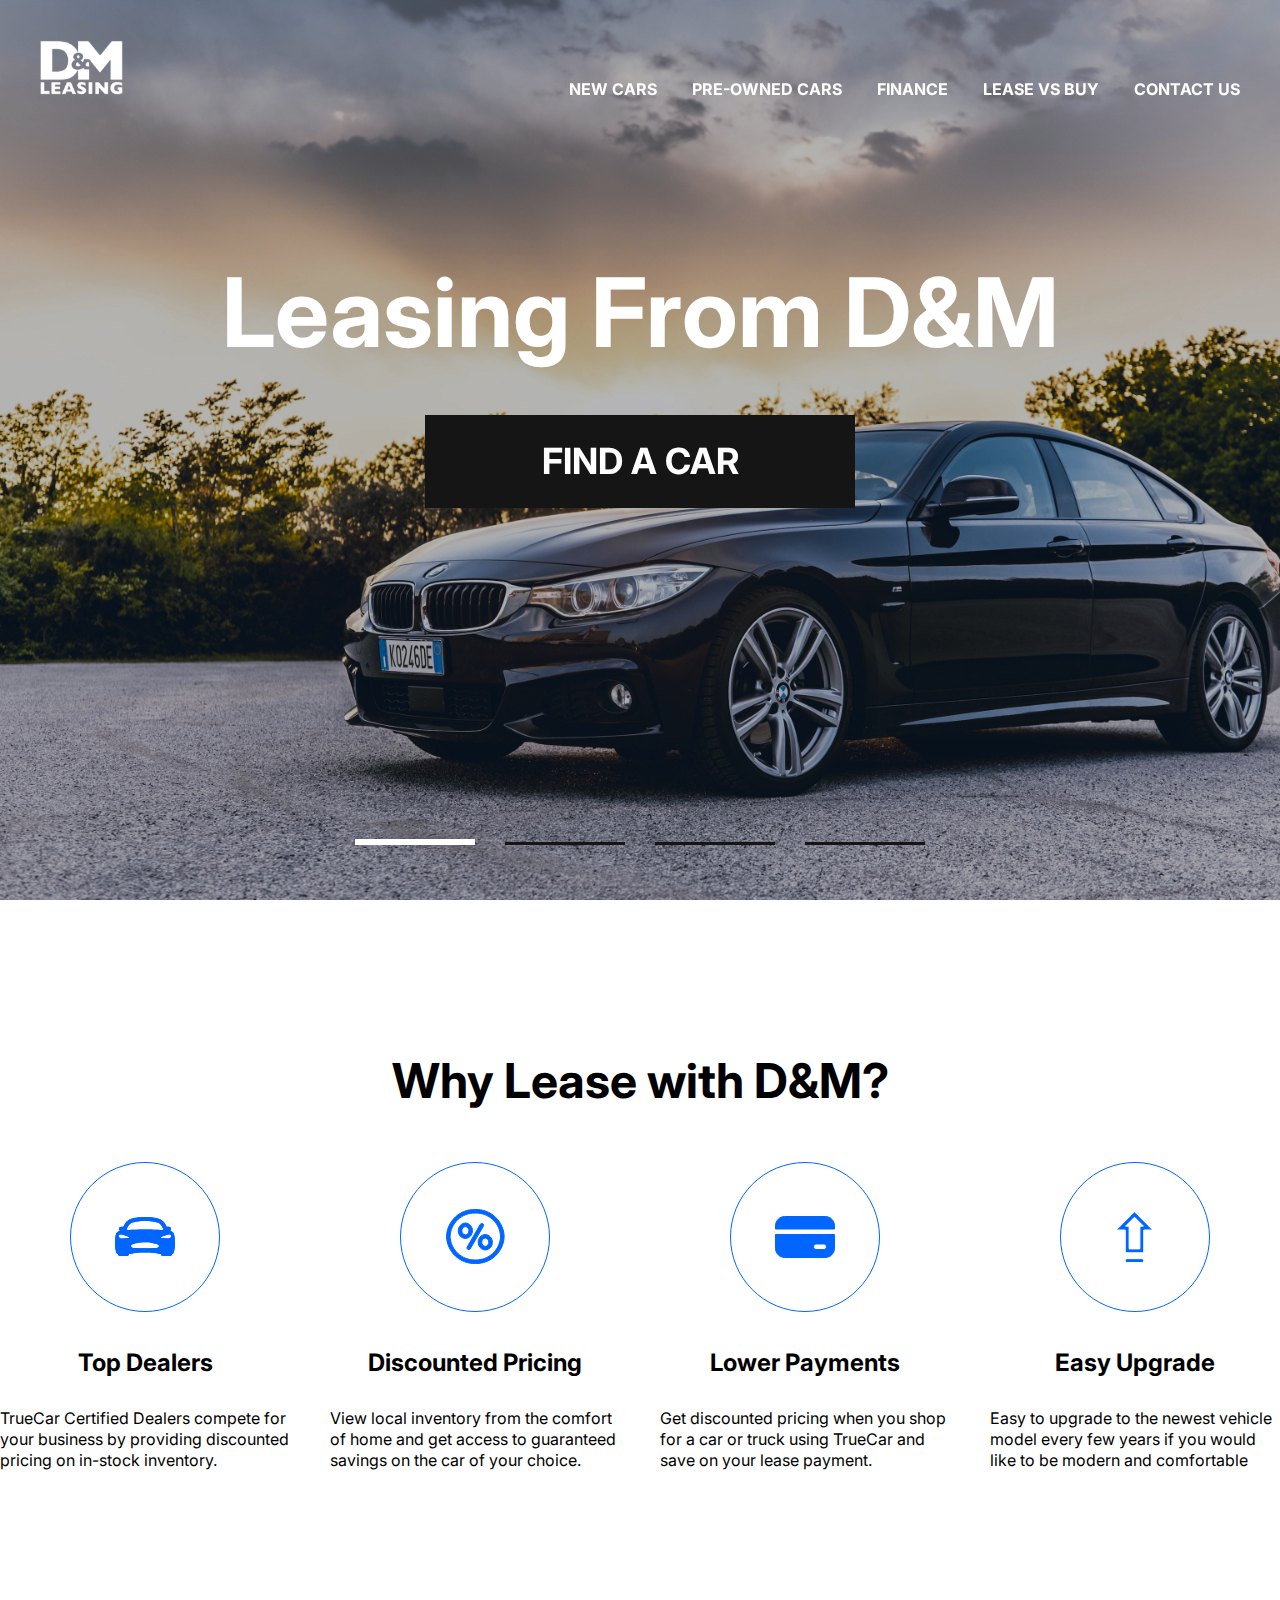
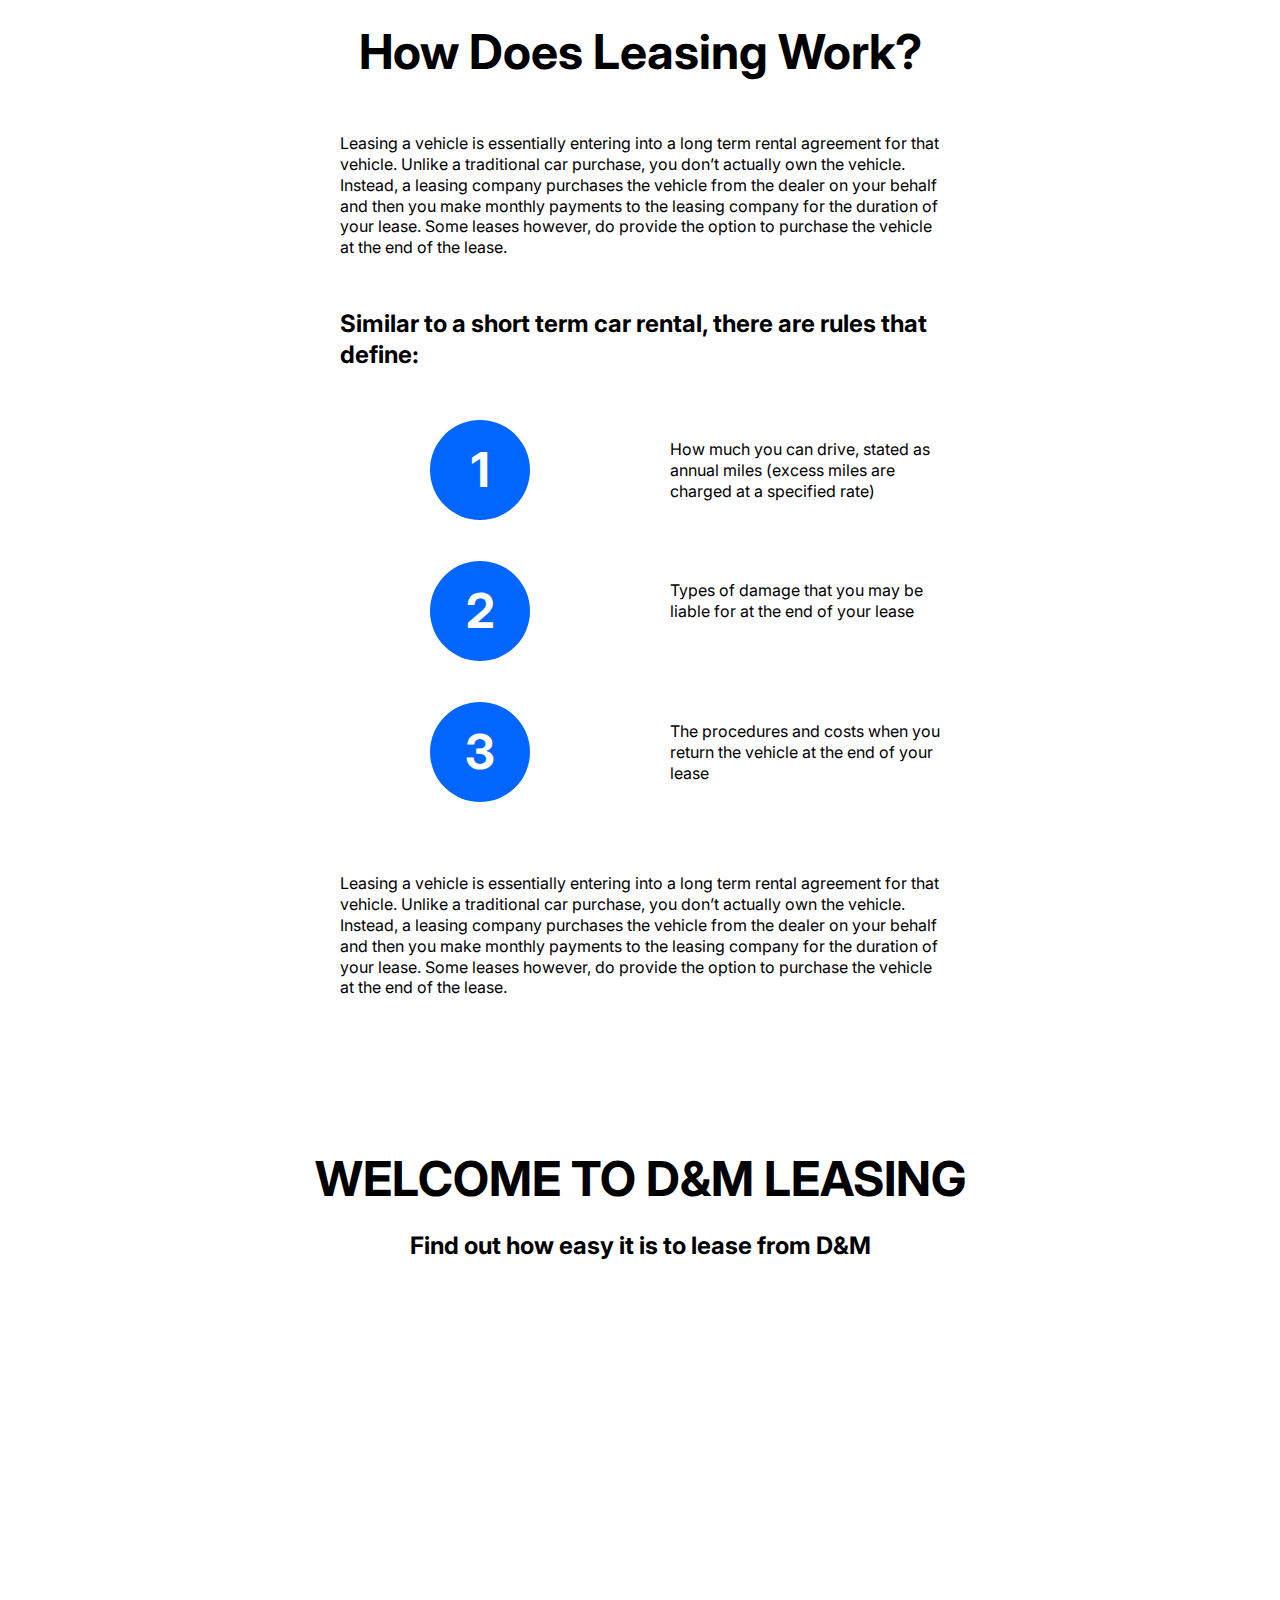
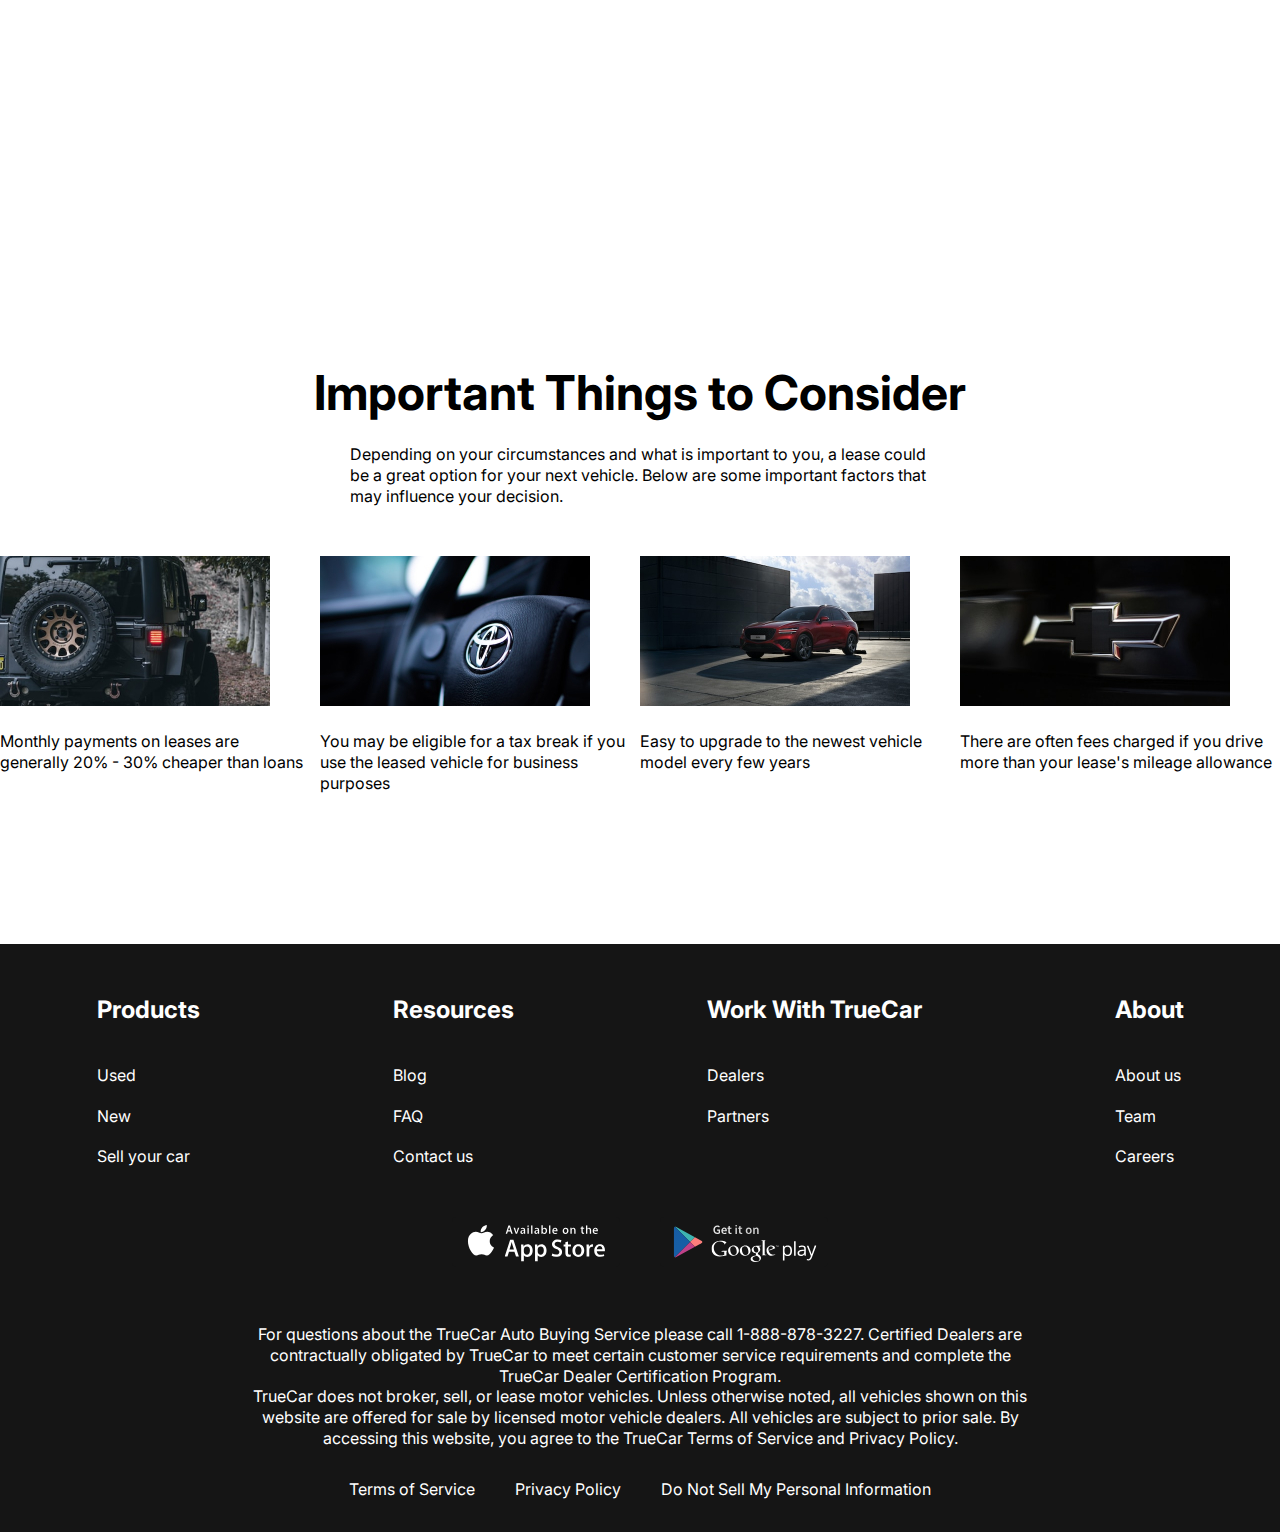
<file: index.html>
<!DOCTYPE html>
<html lang="en">
<head>
    <meta charset="UTF-8">
    <meta http-equiv="X-UA-Compatible" content="IE=edge">
    <meta name="viewport" content="width=device-width, initial-scale=1.0">
    <title>Document</title>
    <link rel="preconnect" href="https://fonts.googleapis.com">
<link rel="preconnect" href="https://fonts.gstatic.com" crossorigin>
<link href="https://fonts.googleapis.com/css2?family=Inter:wght@400;700&family=Poppins:wght@400;500;600;700&family=Roboto+Condensed:ital,wght@0,300;0,400;0,700;1,400&display=swap" rel="stylesheet">
<link rel="stylesheet" href="https://cdn.jsdelivr.net/npm/swiper@9/swiper-bundle.min.css"/>
<link rel="stylesheet" href="css/style.css">
</head>
<body>
    <div class="wrapper">
        <header class="header header-main">
            <div class="conteiner">
               <div class="header__inner">
                <a class="logo" href="index.html">
                    <img class="logo__img" src="images/logo.svg" alt="bla">
                </a>
                <nav class="menu">
                    <button class="menu__btn">
                        <span></span>
                        <span></span>
                        <span></span>
                    </button>
                    <ul class="menu__list">
                        <li class="menu__list-item">
                            <a class="menu__list-link" href="new-cars.html">NEW CARS</a>
                        </li>
                        <li class="menu__list-item">
                            <a class="menu__list-link" href="#">PRE-OWNED CARS</a>
                        </li>
                        <li class="menu__list-item">
                            <a class="menu__list-link" href="#">FINANCE</a>
                        </li>
                        <li class="menu__list-item">
                            <a class="menu__list-link" href="#">LEASE VS BUY</a>
                        </li>
                        <li class="menu__list-item">
                            <a class="menu__list-link" href="contacts.html">CONTACT US</a>
                        </li>
                    </ul>
                </nav>
               </div>
            </div>
        </header>
        <main class="main">
            <section class="top">
                <div class="container">
                    <h1 class="title">
                        Leasing From D&M
                    </h1>
                    <a class="top__link" href="new-cars.html">
                        FIND A CAR
                    </a>
                </div>
            </section>
            <div class="slider">
                <div class="swiper">
                    <div class="swiper-wrapper">
                       <div class="swiper-slide" style="background-image: url(images/slide-1.jpg);"></div>
                        <div class="swiper-slide" style="background-image: url(images/slide-2.jpg);"></div>
                        <div class="swiper-slide" style="background-image: url(images/slide-1.jpg);"></div>
                        <div class="swiper-slide" style="background-image: url(images/slide-2.jpg);"></div>
                    </div>
                    <div class="swiper-pagination"></div>
                </div>
            </div>
            <section class="why-lease">
                <div class="container">
                    <h2 class="section-title">
                        Why Lease with D&M?
                    </h2>
                    <ul class="why-lease__list">
                        <li class="why-least__item">
                            <img class="why-lease__item-img" src="images/why-lease-1.svg" alt="">
                            <h3 class="why-lease__item-title">
                                Top Dealers
                            </h3>
                            <p class="why-lease__item-text">
                                TrueCar Certified Dealers compete for your business by providing discounted pricing on in-stock inventory.
                            </p>
                        </li>
                        <li class="why-least__item">
                            <img class="why-lease__item-img" src="images/why-lease-2.svg" alt="">
                            <h3 class="why-lease__item-title">
                                Discounted Pricing
                            </h3>
                            <p class="why-lease__item-text">
                                View local inventory from the comfort of home and get access to guaranteed savings on the car of your choice.
                            </p>
                        </li>
                        <li class="why-least__item">
                            <img class="why-lease__item-img" src="images/why-lease-3.svg" alt="">
                            <h3 class="why-lease__item-title">
                                Lower Payments
                            </h3>
                            <p class="why-lease__item-text">
                                Get discounted pricing when you shop for a car or truck using TrueCar and save on your lease payment.
                            </p>
                        </li>
                        <li class="why-least__item">
                            <img class="why-lease__item-img" src="images/why-lease-4.svg" alt="">
                            <h3 class="why-lease__item-title">
                                Easy Upgrade
                            </h3>
                            <p class="why-lease__item-text">
                                Easy to upgrade to the newest vehicle model every few years if you would like to be modern and comfortable
                            </p>
                        </li>
                    </ul>
                </div>
            </section>
            <section class="how-does">
                <div class="container">
                    <div class="how-does__inner">
                        <h2 class="section-title">
                            How Does Leasing Work?
                        </h2>
                        <p class="how-does__text">
                            Leasing a vehicle is essentially entering into a long term rental agreement for that vehicle. Unlike a traditional
                             car purchase, you don’t actually own the vehicle. Instead, a leasing company purchases the vehicle from the dealer
                              on your behalf and then you make monthly payments to the leasing company for the duration of your lease. Some 
                              leases however, do provide the option to purchase the vehicle at the end of the lease.
                        </p>
                            <h4 class="how__does-title">
                                Similar to a short term car rental, there are rules that define:
                            </h4>
                                <ol class="how__does-list">
                                    <li class="how__does-item">
                                        How much you can drive, stated as annual miles (excess miles are charged at a specified rate)
                                    </li>
                                    <li class="how__does-item">
                                        Types of damage that you may be liable for at the end of your lease
                                    </li>
                                    <li class="how__does-item">
                                        The procedures and costs when you return the vehicle at the end of your lease
                                    </li>
                                </ol>
                        <p class="how-does__text">
                            Leasing a vehicle is essentially entering into a long term rental agreement for that vehicle. Unlike a traditional 
                            car purchase, you don’t actually own the vehicle. Instead, a leasing company purchases the vehicle from the dealer 
                            on your behalf and then you make monthly payments to the leasing company for the duration of your lease. Some leases
                             however, do provide the option to purchase the vehicle at the end of the lease.
                        </p>

                    </div>
                </div>
            </section>
            <section class="video">
                <div class="container">
                    <h2 class="section-title video__title">
                        WELCOME TO D&M LEASING
                    </h2>
                    <p class="video__text">
                        Find out how easy it is to lease from D&M
                    </p>
                    <iframe class="video__content" width="1000" height="500" src="https://www.youtube.com/embed/lq149gCzkvE?controls=0" title="YouTube video player"
                     frameborder="0" allow="accelerometer; autoplay; clipboard-write; encrypted-media; gyroscope; picture-in-picture;web-share" allowfullscreen></iframe>
                </div>
            </section>
            <section class="important">
                <div class="container">
                    <h2 class="section-title important__title">
                        Important Things to Consider
                    </h2>
                    <p class="important__text">
                        Depending on your circumstances and what is important to you, a lease could be a great option for your next vehicle.
                         Below are some important factors that may influence your decision.
                    </p>
                    <ul class="important__list">
                        <li class="important__item">
                            <img class="important__item-img" src="images/imp-1.jpg" alt="">
                            <p class="important__item-text">
                                Monthly payments on leases are 
                                <br>
                                generally 20% - 30% cheaper than loans
                            </p>
                        </li>
                        <li class="important__item">
                            <img class="important__item-img" src="images/imp-2.jpg" alt="">
                            <p class="important__item-text">
                                You may be eligible for a tax break if you use the leased vehicle for business purposes
                            </p>
                        </li>
                        <li class="important__item">
                            <img class="important__item-img" src="images/imp-3.jpg" alt="">
                            <p class="important__item-text">
                                Easy to upgrade to the newest vehicle model every few years
                            </p>
                        </li>
                        <li class="important__item">
                            <img class="important__item-img" src="images/imp-4.jpg" alt="">
                            <p class="important__item-text">
                                There are often fees charged if you drive more than your lease's mileage allowance
                            </p>
                        </li>
                    </ul>
                </div>
            </section>
        </main>
        <footer class="footer">
            <div class="container">
                <nav class="footer__menu">
                    <ul class="footer__menu-list">
                    <li class="footer__menu-item">
                        <p class="footer__menu-title">Products</p>
                    </li>
                    <li class="footer__menu-item">
                        <a class="footer__menu-link" href="#">Used</a>
                    </li>
                    <li class="footer__menu-item">
                        <a class="footer__menu-link" href="#">New</a>
                    </li>
                    <li class="footer__menu-item">
                        <a class="footer__menu-link" href="#">Sell your car</a>
                    </li>
                    </ul>
                    <ul class="footer__menu-list">
                        <li class="footer__menu-item">
                            <p class="footer__menu-title">Resources</p>
                        </li>
                        <li class="footer__menu-item">
                            <a class="footer__menu-link" href="#">Blog</a>
                        </li>
                        <li class="footer__menu-item">
                            <a class="footer__menu-link" href="#">FAQ</a>
                        </li>
                        <li class="footer__menu-item">
                            <a class="footer__menu-link" href="#">Contact us</a>
                        </li>
                    </ul>
                    <ul class="footer__menu-list">
                        <li class="footer__menu-item">
                            <p class="footer__menu-title">Work With TrueCar</p>
                        </li>
                        <li class="footer__menu-item">
                            <a class="footer__menu-link" href="#">Dealers</a>
                        </li>
                        <li class="footer__menu-item">
                            <a class="footer__menu-link" href="#">Partners</a>
                        </li>
                    </ul>
                    <ul class="footer__menu-list">
                        <li class="footer__menu-item">
                            <p class="footer__menu-title">About</p>
                        </li>
                        <li class="footer__menu-item">
                            <a class="footer__menu-link" href="#">About us</a>
                        </li>
                        <li class="footer__menu-item">
                            <a class="footer__menu-link" href="#">Team</a>
                        </li>
                        <li class="footer__menu-item">
                            <a class="footer__menu-link" href="#">Careers</a>
                        </li>
                    </ul>
                </nav>
                <ul class="app">
                    <li class="app__item">
                        <a class="app__item-link" href="#">
                            <img class="app__item-img" src="images/appstore.svg" alt="">
                        </a>
                    </li>
                    <li class="app__item">
                        <a class="app__item-link" href="#">
                            <img class="app__item-img" src="images/googleplay.svg" alt="">
                        </a>
                    </li>
                </ul>
                <div class="footer__copy">
                    <p class="footer__copy-text">
                        For questions about the TrueCar Auto Buying Service please call 1-888-878-3227.
                        Certified Dealers are contractually obligated by TrueCar to meet certain customer service requirements and complete
                         the TrueCar Dealer Certification Program.
                    </p>
                    <p class="footer__copy-text">
                        TrueCar does not broker, sell, or lease motor vehicles. Unless otherwise noted, all vehicles shown on this website are 
                        offered for sale by licensed motor vehicle dealers. All vehicles are subject to prior sale. By accessing this website,
                         you agree to the TrueCar Terms of Service and Privacy Policy.
                    </p>
                </div>
                <nav class="copy__nav">
                    <ul class="copy__nav-list">
                        <li class="copy__naw-item">
                            <a class="copy__naw-link" href="#">Terms of Service</a>
                        </li>
                        <li class="copy__naw-item">
                            <a class="copy__naw-link" href="#">Privacy Policy</a>
                        </li>
                        <li class="copy__naw-item">
                            <a class="copy__naw-link" href="#">Do Not Sell My Personal Information</a>
                        </li>
                    </ul>
                </nav>
            </div>
        </footer>
    </div>
    <script src="https://cdn.jsdelivr.net/npm/swiper@9/swiper-bundle.min.js"></script>
    <script src="js/main.js"></script>
</body>
</html>
</file>
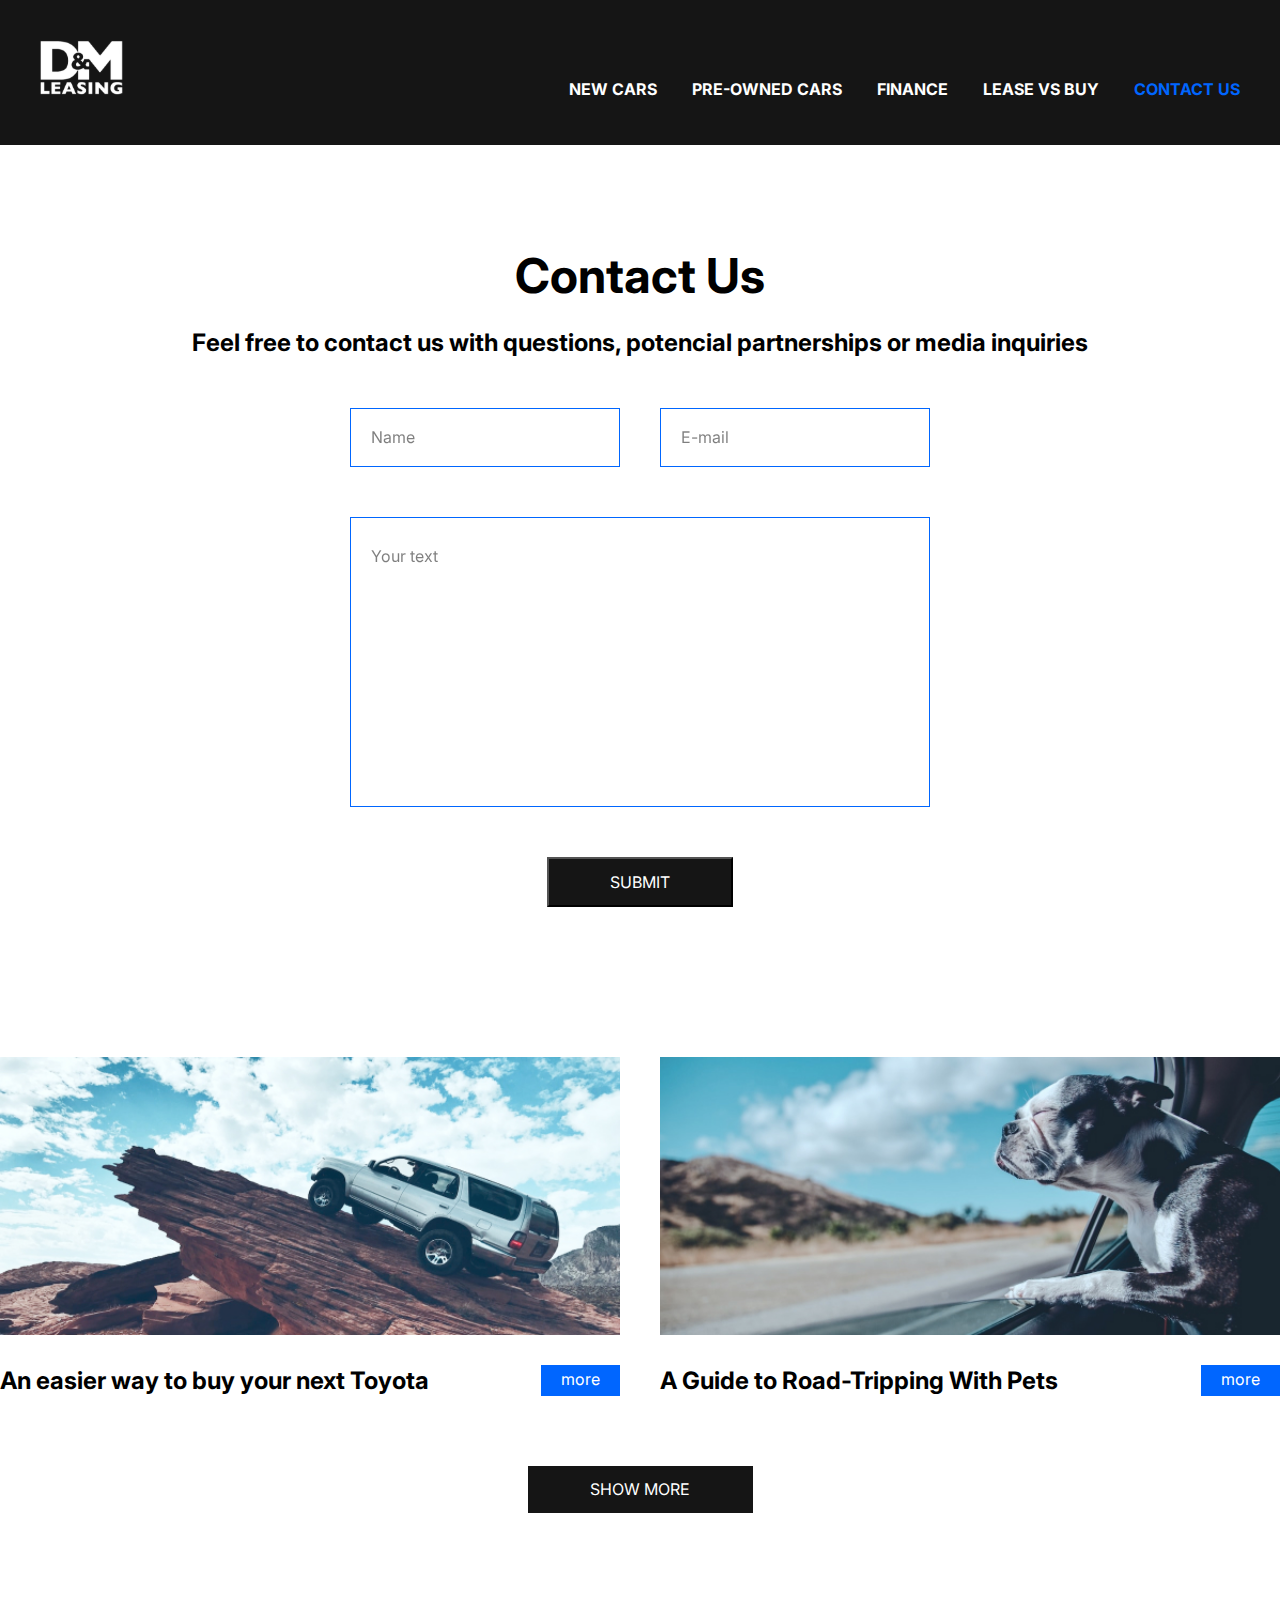
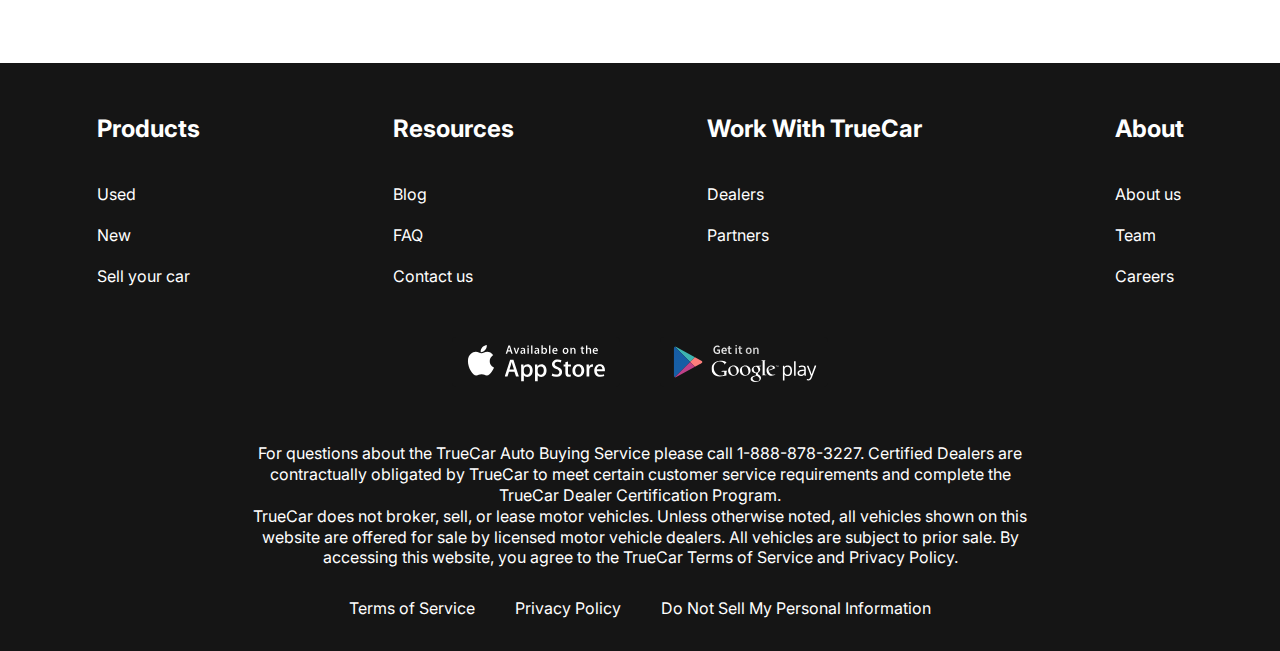
<file: contacts.html>
<!DOCTYPE html>
<html lang="en">
<head>
    <meta charset="UTF-8">
    <meta http-equiv="X-UA-Compatible" content="IE=edge">
    <meta name="viewport" content="width=device-width, initial-scale=1.0">
    <title>Document</title>
    <link rel="preconnect" href="https://fonts.googleapis.com">
<link rel="preconnect" href="https://fonts.gstatic.com" crossorigin>
<link href="https://fonts.googleapis.com/css2?family=Inter:wght@400;700&family=Poppins:wght@400;500;600;700&family=Roboto+Condensed:ital,wght@0,300;0,400;0,700;1,400&display=swap" rel="stylesheet">
    <link rel="stylesheet" href="css/style.css">
</head>
<body>
    <div class="wrapper">
        <header class="header">
            <div class="conteiner">
               <div class="header__inner">
                <a class="logo" href="index.html">
                    <img class="logo__img" src="images/logo.svg" alt="bla">
                </a>
                <nav class="menu">
                    <button class="menu__btn">
                        <span></span>
                        <span></span>
                        <span></span>
                    </button>
                    <ul class="menu__list">
                        <li class="menu__list-item">
                            <a class="menu__list-link" href="new-cars.html">NEW CARS</a>
                        </li>
                        <li class="menu__list-item">
                            <a class="menu__list-link" href="#">PRE-OWNED CARS</a>
                        </li>
                        <li class="menu__list-item">
                            <a class="menu__list-link" href="#">FINANCE</a>
                        </li>
                        <li class="menu__list-item">
                            <a class="menu__list-link" href="#">LEASE VS BUY</a>
                        </li>
                        <li class="menu__list-item">
                            <a class="menu__list-link menu__list-link--active" href="#">CONTACT US</a>
                        </li>
                    </ul>
                </nav>
               </div>
            </div>
        </header>
        <main class="main">
            <section class="contacts">
                <div class="container">
                    <h2 class="section-title contacts__title">Contact Us</h2>
                    <p class="contacts__text">
                        Feel free to contact us with questions, potencial partnerships or media inquiries
                    </p>
                    <form class="form" action="#">
                        <input class="form__input" type="text" placeholder="Name">
                        <input class="form__input" type="email" placeholder="E-mail">
                        <textarea class="form__textarea" placeholder="Your text"></textarea>
                        <button class="form__btn" type="submit">SUBMIT</button>
                    </form>
                </div>
            </section>
            <section class="blog">
                <div class="container">
                    <div class="blog__items">
                        <div class="blog__item">
                            <img class="blog__item-img" src="images/blog-1.jpg" alt="">
                            <h4 class="blog__item-title">
                                An easier way to buy your next Toyota
                            </h4>
                            <a class="blog__item-link" href="#">more</a>
                        </div>
                        <div class="blog__item">
                            <img class="blog__item-img" src="images/blog-2.jpg" alt="">
                            <h4 class="blog__item-title">
                                A Guide to Road-Tripping With Pets
                            </h4>
                            <a class="blog__item-link" href="#">more</a>
                        </div>
                    </div>
                    <a class="showmore-link" href="#"> SHOW MORE</a>
                </div>
            </section>
        </main>
        <footer class="footer">
            <div class="container">
                <nav class="footer__menu">
                    <ul class="footer__menu-list">
                    <li class="footer__menu-item">
                        <p class="footer__menu-title">Products</p>
                    </li>
                    <li class="footer__menu-item">
                        <a class="footer__menu-link" href="#">Used</a>
                    </li>
                    <li class="footer__menu-item">
                        <a class="footer__menu-link" href="#">New</a>
                    </li>
                    <li class="footer__menu-item">
                        <a class="footer__menu-link" href="#">Sell your car</a>
                    </li>
                    </ul>
                    <ul class="footer__menu-list">
                        <li class="footer__menu-item">
                            <p class="footer__menu-title">Resources</p>
                        </li>
                        <li class="footer__menu-item">
                            <a class="footer__menu-link" href="#">Blog</a>
                        </li>
                        <li class="footer__menu-item">
                            <a class="footer__menu-link" href="#">FAQ</a>
                        </li>
                        <li class="footer__menu-item">
                            <a class="footer__menu-link" href="#">Contact us</a>
                        </li>
                    </ul>
                    <ul class="footer__menu-list">
                        <li class="footer__menu-item">
                            <p class="footer__menu-title">Work With TrueCar</p>
                        </li>
                        <li class="footer__menu-item">
                            <a class="footer__menu-link" href="#">Dealers</a>
                        </li>
                        <li class="footer__menu-item">
                            <a class="footer__menu-link" href="#">Partners</a>
                        </li>
                    </ul>
                    <ul class="footer__menu-list">
                        <li class="footer__menu-item">
                            <p class="footer__menu-title">About</p>
                        </li>
                        <li class="footer__menu-item">
                            <a class="footer__menu-link" href="#">About us</a>
                        </li>
                        <li class="footer__menu-item">
                            <a class="footer__menu-link" href="#">Team</a>
                        </li>
                        <li class="footer__menu-item">
                            <a class="footer__menu-link" href="#">Careers</a>
                        </li>
                    </ul>
                </nav>
                <ul class="app">
                    <li class="app__item">
                        <a class="app__item-link" href="#">
                            <img class="app__item-img" src="images/appstore.svg" alt="">
                        </a>
                    </li>
                    <li class="app__item">
                        <a class="app__item-link" href="#">
                            <img class="app__item-img" src="images/googleplay.svg" alt="">
                        </a>
                    </li>
                </ul>
                <div class="footer__copy">
                    <p class="footer__copy-text">
                        For questions about the TrueCar Auto Buying Service please call 1-888-878-3227.
                        Certified Dealers are contractually obligated by TrueCar to meet certain customer service requirements and complete
                         the TrueCar Dealer Certification Program.
                    </p>
                    <p class="footer__copy-text">
                        TrueCar does not broker, sell, or lease motor vehicles. Unless otherwise noted, all vehicles shown on this website are 
                        offered for sale by licensed motor vehicle dealers. All vehicles are subject to prior sale. By accessing this website,
                         you agree to the TrueCar Terms of Service and Privacy Policy.
                    </p>
                </div>
                <nav class="copy__nav">
                    <ul class="copy__nav-list">
                        <li class="copy__naw-item">
                            <a class="copy__naw-link" href="#">Terms of Service</a>
                        </li>
                        <li class="copy__naw-item">
                            <a class="copy__naw-link" href="#">Privacy Policy</a>
                        </li>
                        <li class="copy__naw-item">
                            <a class="copy__naw-link" href="#">Do Not Sell My Personal Information</a>
                        </li>
                    </ul>
                </nav>
            </div>
        </footer>
    </div>
    <script src="js/main.js"></script>
</body>
</html>
</file>
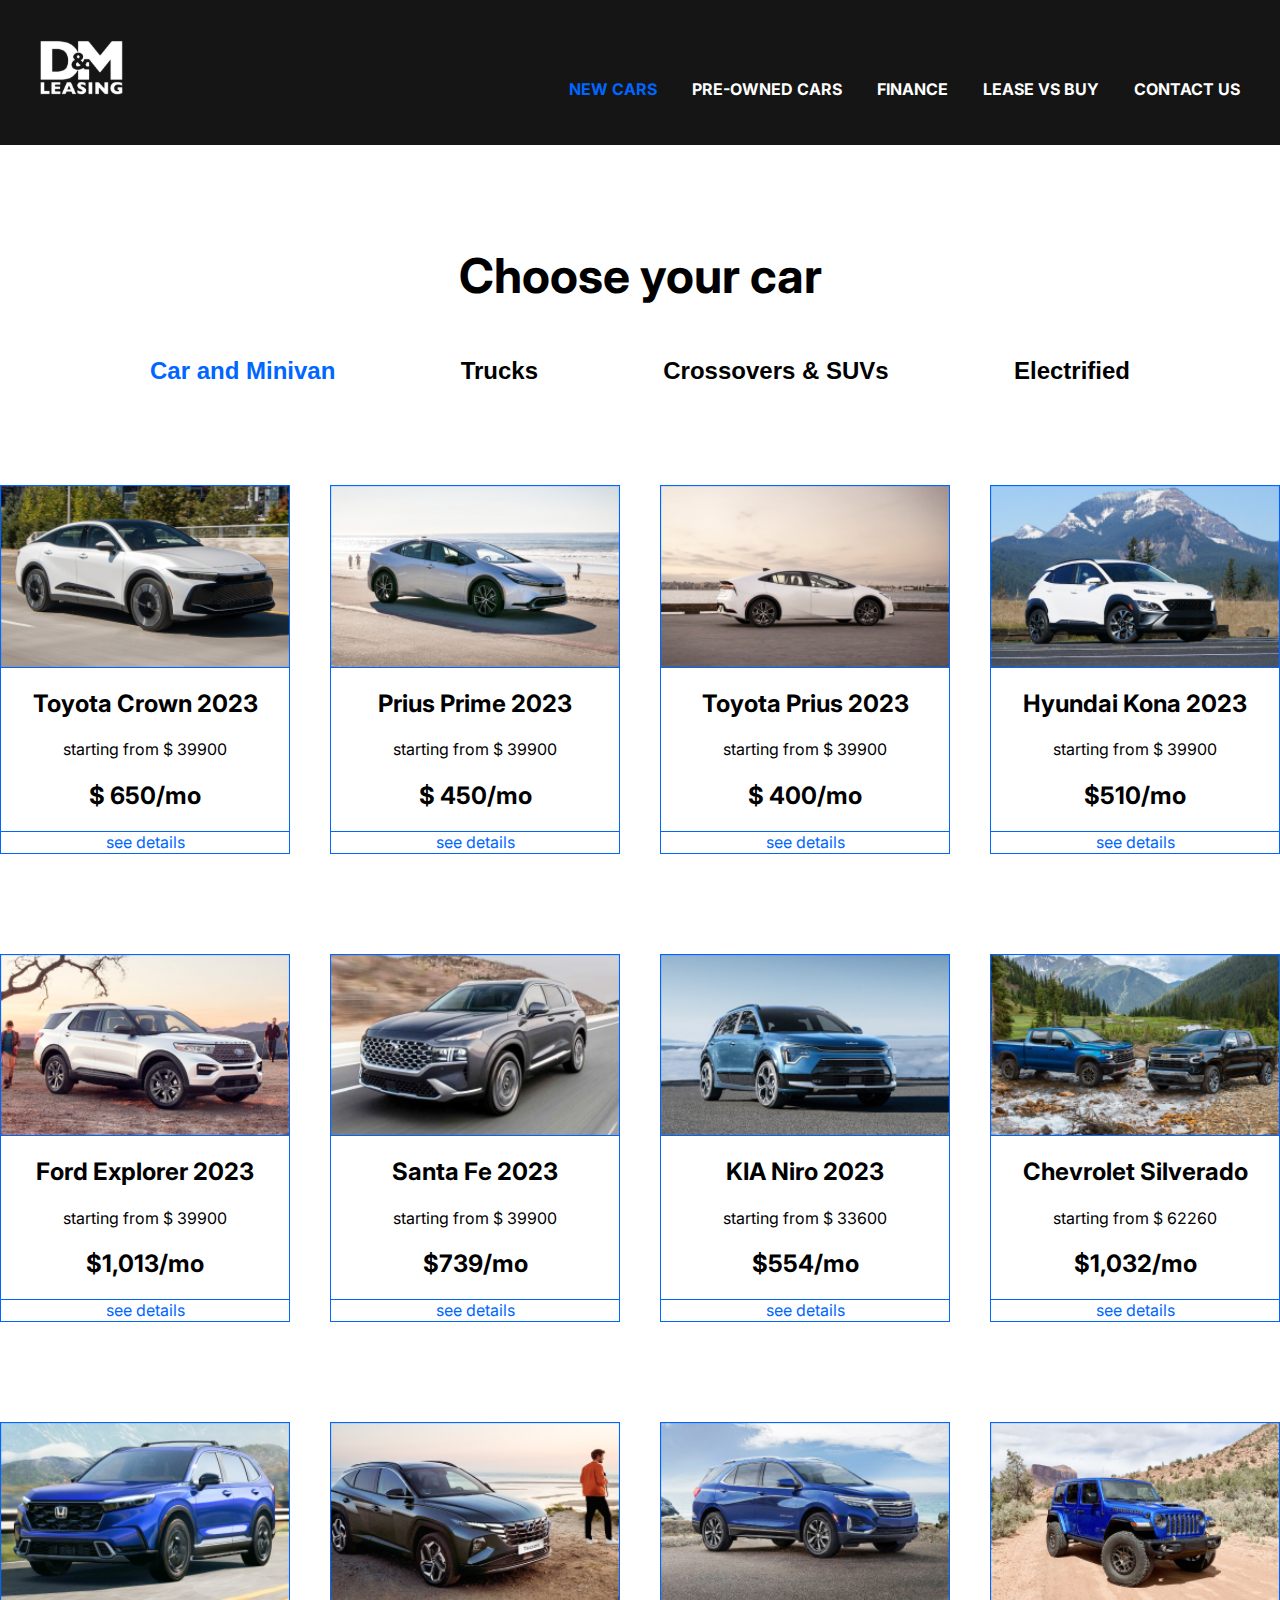
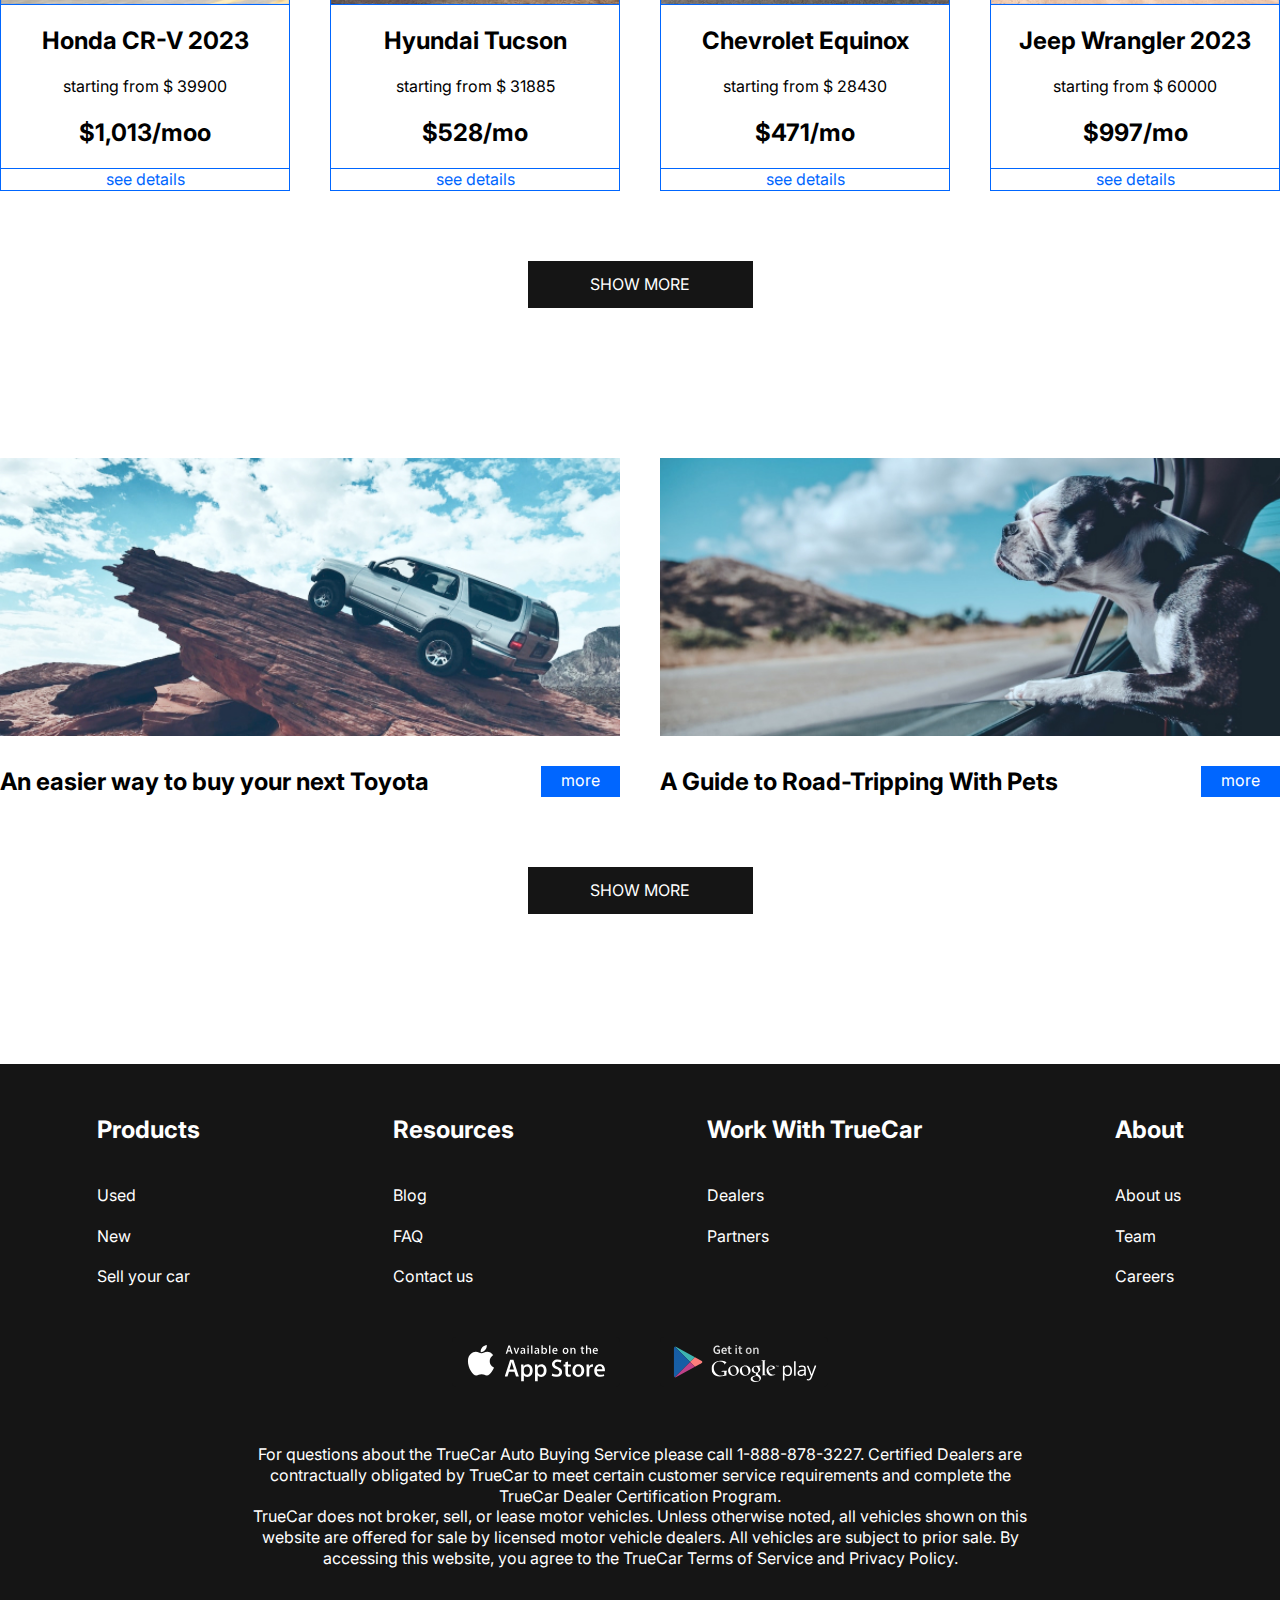
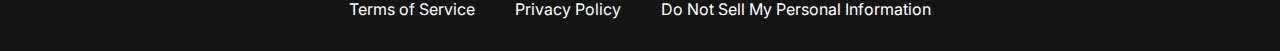
<file: new-cars.html>
<!DOCTYPE html>
<html lang="en">
<head>
    <meta charset="UTF-8">
    <meta http-equiv="X-UA-Compatible" content="IE=edge">
    <meta name="viewport" content="width=device-width, initial-scale=1.0">
    <title>Document</title>
    <link rel="preconnect" href="https://fonts.googleapis.com">
<link rel="preconnect" href="https://fonts.gstatic.com" crossorigin>
<link href="https://fonts.googleapis.com/css2?family=Inter:wght@400;700&family=Poppins:wght@400;500;600;700&family=Roboto+Condensed:ital,wght@0,300;0,400;0,700;1,400&display=swap" rel="stylesheet">
    <link rel="stylesheet" href="css/style.css">
</head>
<body>
    <div class="wrapper">
        <header class="header">
            <div class="conteiner">
               <div class="header__inner">
                <a class="logo" href="index.html">
                    <img class="logo__img" src="images/logo.svg" alt="bla">
                </a>
                <nav class="menu">
                    <button class="menu__btn">
                        <span></span>
                        <span></span>
                        <span></span>
                    </button>
                    <ul class="menu__list">
                        <li class="menu__list-item">
                            <a class="menu__list-link menu__list-link--active" href="#">NEW CARS</a>
                        </li>
                        <li class="menu__list-item">
                            <a class="menu__list-link" href="#">PRE-OWNED CARS</a>
                        </li>
                        <li class="menu__list-item">
                            <a class="menu__list-link" href="#">FINANCE</a>
                        </li>
                        <li class="menu__list-item">
                            <a class="menu__list-link" href="#">LEASE VS BUY</a>
                        </li>
                        <li class="menu__list-item">
                            <a class="menu__list-link" href="contacts.html">CONTACT US</a>
                        </li>
                    </ul>
                </nav>
               </div>
            </div>
        </header>
        <main class="main">
            <section class="choose">
                <div class="container">
                    <h2 class="section-title"> Choose your car</h2>
                    <div class="tabs">
                        <div class="tabs__btn">
                            <button class="tabs__btn-item tabs__btn-item--active" data-button="content-1">Car and Minivan</button>
                            <button class="tabs__btn-item" data-button="content-2">Trucks</button>
                            <button class="tabs__btn-item" data-button="content-3">Crossovers & SUVs</button>
                            <button class="tabs__btn-item" data-button="content-4">Electrified</button>
                        </div>
                        <div class="tabs__content">
                            <div class="tabs__content-item tabs__content-item--active" id="content-1">
                                <div class="card">
                                    <img class="card__img" src="images/card-1.jpg" alt="">
                                    <div class="card__content">
                                       <h4 class="card__title">Toyota Crown 2023</h4>
                                       <p class="card__text">starting from $ 39900</p>
                                       <p class="card__price">$ 650/mo</p>
                                    </div>   
                                    <a class="card__link" href="#">see details</a>
                                </div>
                                <div class="card">
                                    <img class="card__img" src="images/card-2.jpg" alt="">
                                    <div class="card__content">
                                    <h4 class="card__title">Prius Prime 2023</h4>
                                    <p class="card__text">starting from $ 39900</p>
                                    <p class="card__price"> $ 450/mo</p>
                                    </div>
                                    <a class="card__link" href="#">see details</a>
                                </div>
                                <div class="card">
                                    <img class="card__img" src="images/card-3.jpg" alt="">
                                    <div class="card__content">
                                    <h4 class="card__title">Toyota Prius 2023</h4>
                                    <p class="card__text">starting from $ 39900</p>
                                    <p class="card__price"> $ 400/mo</p>
                                    </div>
                                    <a class="card__link" href="#">see details</a>
                                </div>
                                <div class="card">
                                    <img class="card__img" src="images/card-4.jpg" alt="">
                                    <div class="card__content">
                                    <h4 class="card__title">Hyundai Kona 2023</h4>
                                    <p class="card__text">starting from $ 39900</p>
                                    <p class="card__price">$510/mo</p>
                                    </div>
                                    <a class="card__link" href="#">see details</a>
                                </div>

                                <div class="card">
                                    <img class="card__img" src="images/card-5.jpg" alt="">
                                    <div class="card__content">
                                       <h4 class="card__title">Ford Explorer 2023</h4>
                                       <p class="card__text">starting from $ 39900</p>
                                       <p class="card__price">$1,013/mo</p>
                                    </div>   
                                    <a class="card__link" href="#">see details</a>
                                </div>
                                <div class="card">
                                    <img class="card__img" src="images/card-6.jpg" alt="">
                                    <div class="card__content">
                                    <h4 class="card__title">Santa  Fe 2023</h4>
                                    <p class="card__text">starting from $ 39900</p>
                                    <p class="card__price"> $739/mo</p>
                                    </div>
                                    <a class="card__link" href="#">see details</a>
                                </div>
                                <div class="card">
                                    <img class="card__img" src="images/card-7.jpg" alt="">
                                    <div class="card__content">
                                    <h4 class="card__title">KIA Niro 2023</h4>
                                    <p class="card__text">starting from $ 33600</p>
                                    <p class="card__price"> $554/mo</p>
                                    </div>
                                    <a class="card__link" href="#">see details</a>
                                </div>
                                <div class="card">
                                    <img class="card__img" src="images/card-8.jpg" alt="">
                                    <div class="card__content">
                                    <h4 class="card__title">Chevrolet Silverado</h4>
                                    <p class="card__text">starting from $ 62260</p>
                                    <p class="card__price">$1,032/mo</p>
                                    </div>
                                    <a class="card__link" href="#">see details</a>
                                </div>

                                <div class="card">
                                    <img class="card__img" src="images/card-9.jpg" alt="">
                                    <div class="card__content">
                                       <h4 class="card__title">Honda CR-V 2023</h4>
                                       <p class="card__text">starting from $ 39900</p>
                                       <p class="card__price">$1,013/moo</p>
                                    </div>   
                                    <a class="card__link" href="#">see details</a>
                                </div>
                                <div class="card">
                                    <img class="card__img" src="images/card-10.jpg" alt="">
                                    <div class="card__content">
                                    <h4 class="card__title">Hyundai Tucson</h4>
                                    <p class="card__text">starting from $ 31885</p>
                                    <p class="card__price"> $528/mo</p>
                                    </div>
                                    <a class="card__link" href="#">see details</a>
                                </div>
                                <div class="card">
                                    <img class="card__img" src="images/card-11.jpg" alt="">
                                    <div class="card__content">
                                    <h4 class="card__title">Chevrolet Equinox </h4>
                                    <p class="card__text">starting from $ 28430</p>
                                    <p class="card__price">$471/mo</p>
                                    </div>
                                    <a class="card__link" href="#">see details</a>
                                </div>
                                <div class="card">
                                    <img class="card__img" src="images/card-12.jpg" alt="">
                                    <div class="card__content">
                                    <h4 class="card__title">Jeep Wrangler 2023</h4>
                                    <p class="card__text">starting from $ 60000</p>
                                    <p class="card__price">$997/mo</p>
                                    </div>
                                    <a class="card__link" href="#">see details</a>
                                </div>


                            </div>
                            <div class="tabs__content-item" id="content-2">
                                <div class="card">
                                    <img class="card__img" src="images/card-1.jpg" alt="">
                                    <div class="card__content">
                                       <h4 class="card__title">Toyota Crown 2023</h4>
                                       <p class="card__text">starting from $ 39900</p>
                                       <p class="card__price">$ 650/mo</p>
                                    </div>   
                                    <a class="card__link" href="#">see details</a>
                                </div>
                                <div class="card">
                                    <img class="card__img" src="images/card-2.jpg" alt="">
                                    <div class="card__content">
                                    <h4 class="card__title">Prius Prime 2023</h4>
                                    <p class="card__text">starting from $ 39900</p>
                                    <p class="card__price"> $ 450/mo</p>
                                    </div>
                                    <a class="card__link" href="#">see details</a>
                                </div>
                                <div class="card">
                                    <img class="card__img" src="images/card-3.jpg" alt="">
                                    <div class="card__content">
                                    <h4 class="card__title">Toyota Prius 2023</h4>
                                    <p class="card__text">starting from $ 39900</p>
                                    <p class="card__price"> $ 400/mo</p>
                                    </div>
                                    <a class="card__link" href="#">see details</a>
                                </div>
                                <div class="card">
                                    <img class="card__img" src="images/card-4.jpg" alt="">
                                    <div class="card__content">
                                    <h4 class="card__title">Hyundai Kona 2023</h4>
                                    <p class="card__text">starting from $ 39900</p>
                                    <p class="card__price">$510/mo</p>
                                    </div>
                                    <a class="card__link" href="#">see details</a>
                                </div>
                            </div>
                            <div class="tabs__content-item" id="content-3">
                                <div class="card">
                                    <img class="card__img" src="images/card-1.jpg" alt="">
                                    <div class="card__content">
                                       <h4 class="card__title">Toyota Crown 2023</h4>
                                       <p class="card__text">starting from $ 39900</p>
                                       <p class="card__price">$ 650/mo</p>
                                    </div>   
                                    <a class="card__link" href="#">see details</a>
                                </div>
                                <div class="card">
                                    <img class="card__img" src="images/card-2.jpg" alt="">
                                    <div class="card__content">
                                    <h4 class="card__title">Prius Prime 2023</h4>
                                    <p class="card__text">starting from $ 39900</p>
                                    <p class="card__price"> $ 450/mo</p>
                                    </div>
                                    <a class="card__link" href="#">see details</a>
                                </div>
                                <div class="card">
                                    <img class="card__img" src="images/card-3.jpg" alt="">
                                    <div class="card__content">
                                    <h4 class="card__title">Toyota Prius 2023</h4>
                                    <p class="card__text">starting from $ 39900</p>
                                    <p class="card__price"> $ 400/mo</p>
                                    </div>
                                    <a class="card__link" href="#">see details</a>
                                </div>
                                <div class="card">
                                    <img class="card__img" src="images/card-4.jpg" alt="">
                                    <div class="card__content">
                                    <h4 class="card__title">Hyundai Kona 2023</h4>
                                    <p class="card__text">starting from $ 39900</p>
                                    <p class="card__price">$510/mo</p>
                                    </div>
                                    <a class="card__link" href="#">see details</a>
                                </div>
                                <div class="card">
                                    <img class="card__img" src="images/card-1.jpg" alt="">
                                    <div class="card__content">
                                       <h4 class="card__title">Toyota Crown 2023</h4>
                                       <p class="card__text">starting from $ 39900</p>
                                       <p class="card__price">$ 650/mo</p>
                                    </div>   
                                    <a class="card__link" href="#">see details</a>
                                </div>
                                <div class="card">
                                    <img class="card__img" src="images/card-2.jpg" alt="">
                                    <div class="card__content">
                                    <h4 class="card__title">Prius Prime 2023</h4>
                                    <p class="card__text">starting from $ 39900</p>
                                    <p class="card__price"> $ 450/mo</p>
                                    </div>
                                    <a class="card__link" href="#">see details</a>
                                </div>
                                <div class="card">
                                    <img class="card__img" src="images/card-3.jpg" alt="">
                                    <div class="card__content">
                                    <h4 class="card__title">Toyota Prius 2023</h4>
                                    <p class="card__text">starting from $ 39900</p>
                                    <p class="card__price"> $ 400/mo</p>
                                    </div>
                                    <a class="card__link" href="#">see details</a>
                                </div>
                                <div class="card">
                                    <img class="card__img" src="images/card-4.jpg" alt="">
                                    <div class="card__content">
                                    <h4 class="card__title">Hyundai Kona 2023</h4>
                                    <p class="card__text">starting from $ 39900</p>
                                    <p class="card__price">$510/mo</p>
                                    </div>
                                    <a class="card__link" href="#">see details</a>
                                </div>
                            </div>
                            <div class="tabs__content-item" id="content-4">
                                <div class="card">
                                    <img class="card__img" src="images/card-1.jpg" alt="">
                                    <div class="card__content">
                                       <h4 class="card__title">Toyota Crown 2023</h4>
                                       <p class="card__text">starting from $ 39900</p>
                                       <p class="card__price">$ 650/mo</p>
                                    </div>   
                                    <a class="card__link" href="#">see details</a>
                                </div>
                                <div class="card">
                                    <img class="card__img" src="images/card-2.jpg" alt="">
                                    <div class="card__content">
                                    <h4 class="card__title">Prius Prime 2023</h4>
                                    <p class="card__text">starting from $ 39900</p>
                                    <p class="card__price"> $ 450/mo</p>
                                    </div>
                                    <a class="card__link" href="#">see details</a>
                                </div>
                                <div class="card">
                                    <img class="card__img" src="images/card-3.jpg" alt="">
                                    <div class="card__content">
                                    <h4 class="card__title">Toyota Prius 2023</h4>
                                    <p class="card__text">starting from $ 39900</p>
                                    <p class="card__price"> $ 400/mo</p>
                                    </div>
                                    <a class="card__link" href="#">see details</a>
                                </div>
                                <div class="card">
                                    <img class="card__img" src="images/card-4.jpg" alt="">
                                    <div class="card__content">
                                    <h4 class="card__title">Hyundai Kona 2023</h4>
                                    <p class="card__text">starting from $ 39900</p>
                                    <p class="card__price">$510/mo</p>
                                    </div>
                                    <a class="card__link" href="#">see details</a>
                                </div>
                            </div>
                        </div>
                    </div>
                    <a class="showmore-link" href="#"> SHOW MORE</a>
                </div>
            </section>

            <section class="blog">
                <div class="container">
                    <div class="blog__items">
                        <div class="blog__item">
                            <img class="blog__item-img" src="images/blog-1.jpg" alt="">
                            <h4 class="blog__item-title">
                                An easier way to buy your next Toyota
                            </h4>
                            <a class="blog__item-link" href="#">more</a>
                        </div>
                        <div class="blog__item">
                            <img class="blog__item-img" src="images/blog-2.jpg" alt="">
                            <h4 class="blog__item-title">
                                A Guide to Road-Tripping With Pets
                            </h4>
                            <a class="blog__item-link" href="#">more</a>
                        </div>
                    </div>
                    <a class="showmore-link" href="#"> SHOW MORE</a>
                </div>
            </section>

        </main>
        <footer class="footer">
            <div class="container">
                <nav class="footer__menu">
                    <ul class="footer__menu-list">
                    <li class="footer__menu-item">
                        <p class="footer__menu-title">Products</p>
                    </li>
                    <li class="footer__menu-item">
                        <a class="footer__menu-link" href="#">Used</a>
                    </li>
                    <li class="footer__menu-item">
                        <a class="footer__menu-link" href="#">New</a>
                    </li>
                    <li class="footer__menu-item">
                        <a class="footer__menu-link" href="#">Sell your car</a>
                    </li>
                    </ul>
                    <ul class="footer__menu-list">
                        <li class="footer__menu-item">
                            <p class="footer__menu-title">Resources</p>
                        </li>
                        <li class="footer__menu-item">
                            <a class="footer__menu-link" href="#">Blog</a>
                        </li>
                        <li class="footer__menu-item">
                            <a class="footer__menu-link" href="#">FAQ</a>
                        </li>
                        <li class="footer__menu-item">
                            <a class="footer__menu-link" href="#">Contact us</a>
                        </li>
                    </ul>
                    <ul class="footer__menu-list">
                        <li class="footer__menu-item">
                            <p class="footer__menu-title">Work With TrueCar</p>
                        </li>
                        <li class="footer__menu-item">
                            <a class="footer__menu-link" href="#">Dealers</a>
                        </li>
                        <li class="footer__menu-item">
                            <a class="footer__menu-link" href="#">Partners</a>
                        </li>
                    </ul>
                    <ul class="footer__menu-list">
                        <li class="footer__menu-item">
                            <p class="footer__menu-title">About</p>
                        </li>
                        <li class="footer__menu-item">
                            <a class="footer__menu-link" href="#">About us</a>
                        </li>
                        <li class="footer__menu-item">
                            <a class="footer__menu-link" href="#">Team</a>
                        </li>
                        <li class="footer__menu-item">
                            <a class="footer__menu-link" href="#">Careers</a>
                        </li>
                    </ul>
                </nav>
                <ul class="app">
                    <li class="app__item">
                        <a class="app__item-link" href="#">
                            <img class="app__item-img" src="images/appstore.svg" alt="">
                        </a>
                    </li>
                    <li class="app__item">
                        <a class="app__item-link" href="#">
                            <img class="app__item-img" src="images/googleplay.svg" alt="">
                        </a>
                    </li>
                </ul>
                <div class="footer__copy">
                    <p class="footer__copy-text">
                        For questions about the TrueCar Auto Buying Service please call 1-888-878-3227.
                        Certified Dealers are contractually obligated by TrueCar to meet certain customer service requirements and complete
                         the TrueCar Dealer Certification Program.
                    </p>
                    <p class="footer__copy-text">
                        TrueCar does not broker, sell, or lease motor vehicles. Unless otherwise noted, all vehicles shown on this website are 
                        offered for sale by licensed motor vehicle dealers. All vehicles are subject to prior sale. By accessing this website,
                         you agree to the TrueCar Terms of Service and Privacy Policy.
                    </p>
                </div>
                <nav class="copy__nav">
                    <ul class="copy__nav-list">
                        <li class="copy__naw-item">
                            <a class="copy__naw-link" href="#">Terms of Service</a>
                        </li>
                        <li class="copy__naw-item">
                            <a class="copy__naw-link" href="#">Privacy Policy</a>
                        </li>
                        <li class="copy__naw-item">
                            <a class="copy__naw-link" href="#">Do Not Sell My Personal Information</a>
                        </li>
                    </ul>
                </nav>
            </div>
        </footer>
    </div>
    <script src="js/main.js"></script>
</body>
</html>
</file>
<file: css/style.css>
html{
    box-sizing: border-box;
}
*, *::after, *::before{
    box-sizing:inherit;
    margin: 0;
    padding: 0;
}

html,
body{
    height: 100%;
}

ul{
    list-style: none;
}

a{
    text-decoration: none;
    color: inherit;
}

.section-title{
    margin-bottom: 50px;
    font-size: 48px;
    font-weight: 700;
    text-align: center;
}
.wrapper{
    min-height: 100%;
    display: flex;
    flex-direction: column;
}

.conteiner{
    max-width: 1220px;
    margin: 0 auto;
    padding: 0 10px;
}

body{
    font-size: 16px;
    font-weight: 400;
    font-family: 'Inter', sans-serif;
    line-height: 1.3;
}
.header{
background-color:#151515;
}

.header-main{
    background-color:transparent;
    position: absolute;
    z-index: 10;
    left: 0;
    right: 0;
}

.header__inner{
    padding-top: 40px;
    padding-bottom: 45px;
    display: flex;
    justify-content: space-between;
    align-items: flex-end;
}

.menu__list{
    display: flex;
    gap:35px;
}

.menu__list-link{
    color:#fff;
    text-transform: uppercase;
    font-weight: 700;
}

.menu__list-link--active{
    color:#0066FF;
}

.footer{
    background-color:#151515;
    padding: 50px 0 32px;
    color:#fff;
}

.footer__menu{
    display: flex;
    justify-content: space-around;
    margin-bottom: 50px;
}

.footer__menu-list{
    max-width: 250px;
}
.footer__menu-title{
    font-size: 24px;
    font-weight: 700;
    padding-bottom: 20px;
}

.footer__menu-item + .footer__menu-item{
    padding-top: 20px;
}

.app{
    display: flex;
    justify-content: center;
    gap: 40px;
    margin-bottom: 52px;
}

.footer__copy{
    max-width: 800px;
    margin: 0 auto 30px;
    text-align: center;
}

.copy__nav-list{
    display: flex;
    justify-content: center;
    gap:40px;
}

.main{
    flex-grow: 1;
}

.top{
    color:#fff;
    text-align: center;
    padding-top: 250px;
    padding-bottom: 50px;
    position: absolute;
    z-index: 5;
    left: 0;
    right: 0;

}

.title{
    padding-bottom: 40px;
    font-size: 96px;
    font-weight: 700;
}

.top__link{
    background-color:#151515;
    padding: 23px;
    max-width: 430px;
    width: 100%;
    display: inline-block;
    text-transform: uppercase;
    font-size: 36px;
    font-weight: 700;

}
.swiper::after{
    content:'';
    background: rgba(21, 21, 21, .3);
    position: absolute;
    z-index: 5;
    left: 0;
    right: 0;
    top: 0;
    bottom:0;
}

.swiper-slide{
    background-repeat: no-repeat;
    background-size: cover;
    background-position: center center;
    height: 100vh;
}

.swiper-pagination-bullet{
width: 120px;
height: 3px;
background-color:#151515;
border-radius: 0;
opacity: 1;
}

.swiper-pagination-horizontal.swiper-pagination-bullets .swiper-pagination-bullet{
    margin: 0 15px;
}

.swiper-pagination-bullets.swiper-pagination-horizontal{
    bottom: 50px;
 }



.swiper-pagination-bullet-active{
    height: 6px;
    background-color:#fff;
}

.why-lease{
    padding: 150px 0;
}

.why-lease__list{
    display: grid;
    grid-template-columns: repeat(4, 1fr);
    gap: 40px;
    text-align: center;
}

.why-lease__item-img{
    margin-bottom: 30px;
}

.why-lease__item-title{
margin-bottom: 30px;
font-size: 24px;
font-weight: 700;
}

.why-lease__item-text{
    text-align: left;
}

.how-does{
    padding-bottom: 150px;
}

.how-does__inner{
    max-width: 600px;
    margin: 0 auto;
}

.how__does-title{
    font-size: 24px;
    font-weight: 700;
    padding-top: 50px;
}

.how__does-list{
    padding: 50px 0 70px;
    counter-reset: myCounter;
}
.how__does-item{
    list-style-type: none;
    width: 270px;
    position: relative;
    margin-left: auto;
    padding-left: 240px;
    box-sizing:content-box;
    padding: 19px 0 19px 240px;
    min-height: 63px;
}

.how__does-item +.how__does-item{
    margin-top: 40px;
}

.how__does-item::before{
  counter-increment: myCounter;
  content:counter(myCounter);
  display: flex;
  justify-content:center;
  align-items:center;
  font-size: 48px;
  font-weight: 700;
  background-color: #0066FF;
  width: 100px;
  height: 100px;
  border-radius:50%;
  color:#fff;
  position: absolute;
  left:0;
  top: 0;
}

.video{
    padding-bottom: 150px;
}

.video__title{
    margin-bottom: 20px;
}

.video__text{
font-size: 24px;
font-weight: 700;
margin-bottom: 50px;
text-align: center;
}

.video__content{
    margin:0 auto;
    display: block;
}

.important{
    padding-bottom: 150px;
}

.important__title{
    margin-bottom: 20px;
}

.important__text{
    margin: 0 auto 50px;
    max-width: 580px;
}

.important__list{
    display: grid;
    grid-template-columns: repeat(4, 1fr);
}

.important__item-img{
    margin-bottom: 20px;
}

.contacts{
    padding: 100px 0 150px;
}

.contacts__title{
margin-bottom: 20px;
}

.contacts__text{
    text-align: center;
    font-weight: 700;
    font-size: 24px;
    margin-bottom: 50px;
    padding: 0 100px;
}

form{
    max-width: 580px;
    margin: 0 auto;
    display: flex;
    justify-content: space-between;
    flex-wrap: wrap;
}

.form__input{
    width: 270px;
    padding: 18px 20px;
    display: inline-block;
    border: 1px solid #0066FF;
    margin-bottom: 50px;
    font-size: 16px;
    font-weight: 400;
    font-family: 'Inter', sans-serif;
    line-height: 1.3;
    color:#000;
}

.form__input::placeholder,
.form__textarea::placeholder{
    font-size: 16px;
    font-weight: 400;
    font-family: 'Inter', sans-serif;
    line-height: 1.3;
    color:#000;
    opacity: 0.5;
}

.form__textarea{
    width: 100%;
    resize: none;
    padding: 28px 20px;
    height: 290px;
    border: 1px solid #0066FF;
    font-size: 16px;
    font-weight: 400;
    font-family: 'Inter', sans-serif;
    line-height: 1.3;
    color:#000;
    margin-bottom: 50px;
}

.form__btn{
    text-transform: uppercase;
    color:#fff;
    background-color:#151515;
    font-size: 16px;
    font-weight: 400;
    font-family: 'Inter', sans-serif;
    padding: 13px 61px;
    margin: 0 auto;
}

.blog{
    padding-bottom:150px;
}

.blog__items{
    display: grid;
    grid-template-columns: repeat(2, 1fr);
    gap:40px;
    margin-bottom: 70px;
}

.blog__item{
    display: flex;
    justify-content: space-between;
    flex-wrap: wrap;
}

.blog__item-img{
    margin-bottom: 30px;
    width: 100%;
}

.blog__item-title{
flex-basis: 446px;
font-size: 24px;
font-weight: 700;

}

.blog__item-link{
color:#fff;
background-color:#0066FF;
padding: 4px 20px;
}

.showmore-link{
text-transform: uppercase;
background-color:#151515;
padding: 13px;
color:#fff;
width: 225px;
margin: 0 auto;
text-align: center;
display:block;
}

.choose{
padding: 100px 0  150px;
}

.tabs{
    margin-bottom: 70px;
}
.tabs__btn{
padding:0 150px 100px;
display: flex;
justify-content: space-between;
gap:80px;
}

.tabs__btn-item{
    font-size: 24px;
    font-weight: 700;
    cursor: pointer;
    border:none;
    background-color:transparent;
    padding: 0;
}

.tabs__btn-item--active{
    color:#0066FF;
}

.tabs__content-item{
    display: none;
    grid-template-columns: repeat(4, 1fr);
    gap: 100px 40px;
}

.tabs__content-item.tabs__content-item--active{
    display: grid;
}

.card{
    text-align: center;
}

.card__img{
    display: block;
    width: 100%;
}

.card__content{
    padding:0 5px;
    border:1px solid #0066FF;
    border-top:0;
}

.card__title{
    padding-top: 20px;
    font-size: 24px;
    font-weight: 700;
    margin-bottom: 20px;
}

.card__text{
   margin-bottom: 20px;
}

.card__price{
    margin-bottom: 20px;
    margin-bottom: 20px;
    font-size: 24px;
    font-weight: 700;
}

.card__link{
    display: block;
    color:#0066FF;
    border:1px solid #0066FF;
    border-top:0;
}

.menu__btn{
    width: 30px;
    height: 20px;
    display: flex;
    flex-direction: column;
    justify-content: space-between;
    padding: 0;
    border:none;
    background-color:transparent;
    cursor:pointer;
    display: none;
}

.menu__btn span{
    height: 2px;
    background-color:#fff;
    width: 100%;
}
.card__img{
    width: 100%;
}

@media(max-width:1180px){
    .important__list{
        gap:30px 20px;
    }
    .important__item-img{
        width: 100%;
    }
    .tabs__content-item{
        grid-template-columns: repeat(3, 1fr);
    }
}
@media(max-width:1040px){
    video__content{
        width: 100%;
    }
    .tabs__btn{
        padding: 0 0 50px;
        gap: 20px;
    }
}



@media(max-width:860px){
    .menu__btn{
        display: flex;
    }

    .menu__btn,
    .logo{
        position: relative;
        z-index: 10;
    }


    .menu__list{
        position: absolute;
        z-index: 5;
        background-color:#151515;
        flex-direction: column;
        align-items:center;
        top:0;
        left: 0;
        right: 0;
        bottom:0;
        height: 100vh;
        padding-top: 200px; 
        transform: translateY(-100%);
        transition: transform .3s ease;
    }
    .menu__list.menu__list--active{
        transform: translateY(0%);
    }

    .why-lease__list{
        grid-template-columns: repeat(2, 1fr);
        gap:20px;

    }

    .important__list{
        grid-template-columns: repeat(2, 1fr);
    }
    .tabs__content-item{
        grid-template-columns: repeat(2, 1fr);
    }
}

@media(max-width:768px){
    .title{
        font-size: 70px;
    }
    .top__link{
        padding: 16px;
         max-width:360px ;
        font-size: 28px;
    }
    
    .swiper-pagination-bullet{
        width: 60px;
    }
    .swiper-pagination-bullet-active{
        height: 4px;
    }
    .video__content{
        height: 400px;
    }
    
    .footer__menu{
        display: grid;
        grid-template-columns:repeat(2, 1fr);
        gap:40px;
    }
}

@media(max-width:650px){
    .tabs__content-item{
        grid-template-columns: repeat(1, 1fr);
    }
    .tabs__btn-item{
        font-size: 18px;
    }
    .blog__items{
        grid-template-columns: repeat(1, 1fr);
    }
    .contacts{
        padding: 50px 0;
    }
    .form__input{
        width: 100%;
        margin-bottom: 30px;
    }
    .contacts__text{
        padding: 0;
    }
}


@media(max-width:540px){
    .title{
        font-size: 60px;
    }
    .top__link{
        padding: 31px;
        font-size:24px;
    }
    .swiper-pagination-horizontal.swiper-pagination-bullets .swiper-pagination-bullet{
        margin: 0 10px;
    }
    .swiper-pagination-bullet{
        width: 35px;
    }
    .why-lease-list{
        grid-template-columns: repeat(1, 1fr);
    }
    .why-lease{
        padding: 50px 0;
    }

    .section-title{
        font-size: 34px;
    }
    .how__does-list{
        padding: 30px 0 40px;
    }
    .how-does{
        padding-bottom: 50px;
    }
    .video__content{
        height: 200px;
    }
    .how__does-item{
        padding :65px 0 19px 0;
        margin-right: auto;
    }
    .how__does-item::before{
        right: 0;
        margin: 0 auto;
        width: 50px;
        height: 50px;
        font-size: 32px;
    }
    .important__list{
        grid-template-columns: repeat(1, 1fr);
    }
    .app,
    .copy__nav-list{
        flex-direction: column;
        align-items:center;
    }
    .copy__nav-list{
        gap:20px;
    }
    .blog__item-title{
        margin-bottom: 10px;
    }
    .blog__item-link{
        margin-left: auto;
    }
    .tabs__btn{
        flex-direction: column;
    }
    .choose{
        padding: 50px 0;
    }
    .tabs__content-item{
        gap:40px;
    }
    .blog{
        padding-bottom: 50px;
    }
}
</file>
